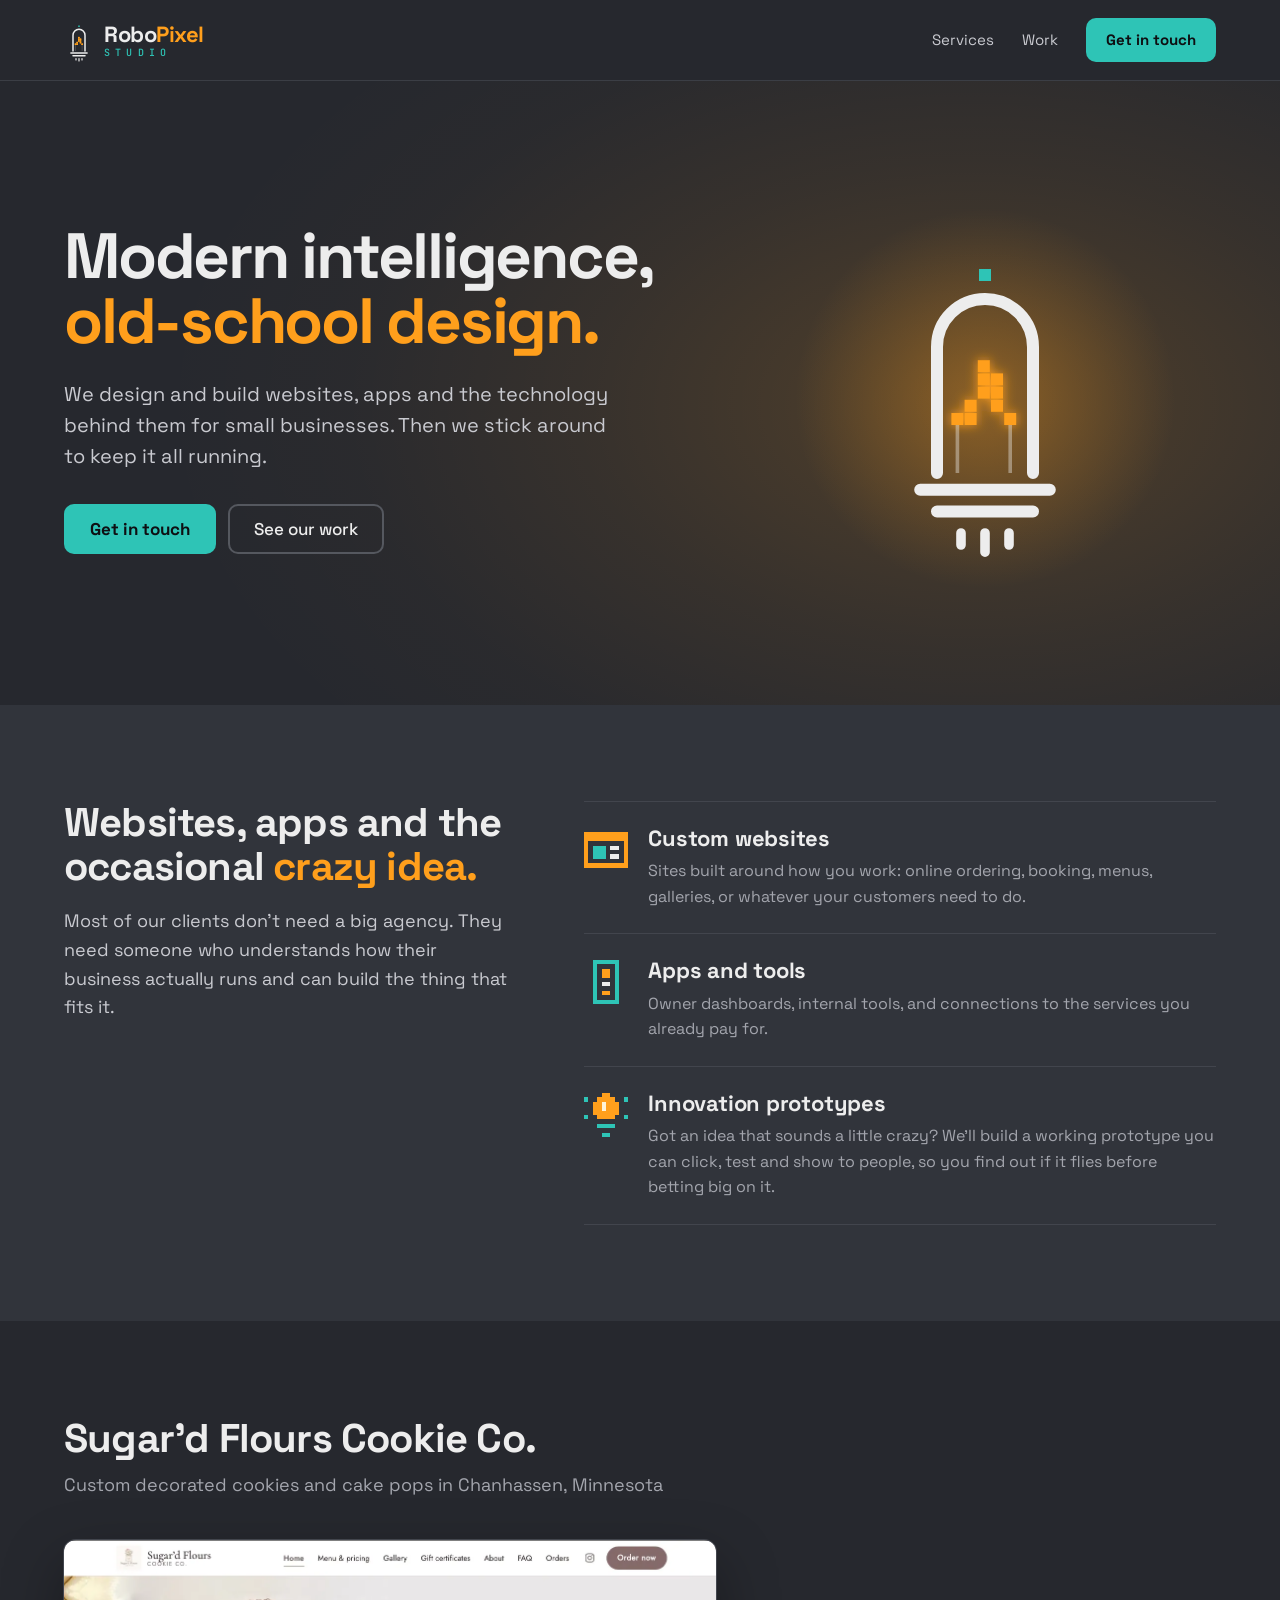
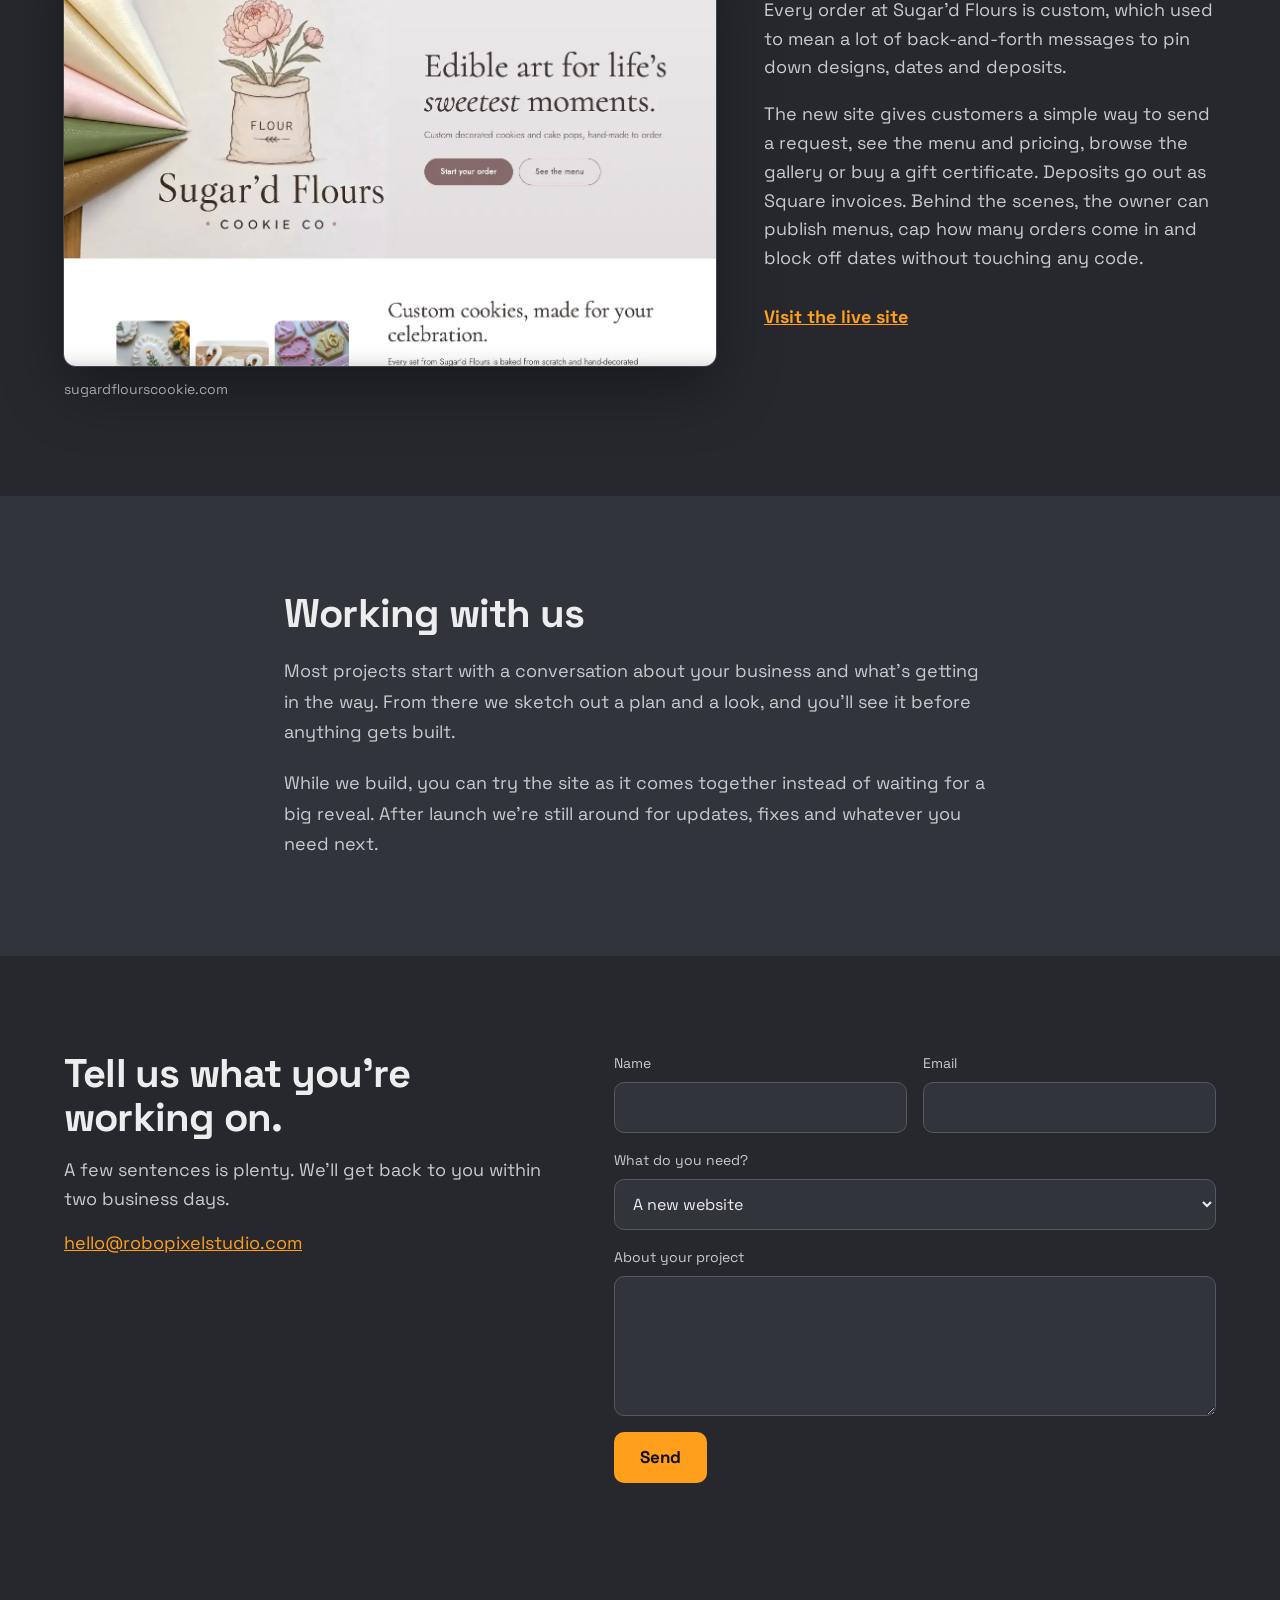
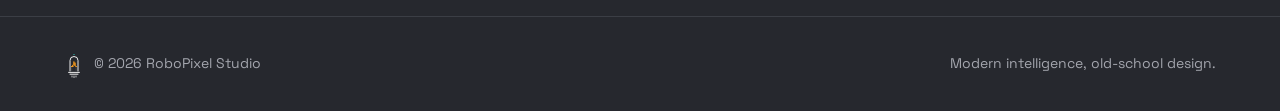
<file: index.html>
<!doctype html>
<html lang="en">
<head>
  <meta charset="utf-8">
  <meta name="viewport" content="width=device-width, initial-scale=1">
  <title>RoboPixel Studio | Websites, apps and prototypes</title>
  <meta name="description" content="RoboPixel Studio designs and builds custom websites, apps and working prototypes for small businesses. Modern intelligence, old-school design.">
  <meta name="theme-color" content="#26282E">
  <link rel="canonical" href="https://robopixelstudio.com/">
  <link rel="icon" href="favicon.svg" type="image/svg+xml">

  <meta property="og:type" content="website">
  <meta property="og:url" content="https://robopixelstudio.com/">
  <meta property="og:title" content="RoboPixel Studio">
  <meta property="og:description" content="Websites, apps and the occasional crazy idea. Modern intelligence, old-school design.">
  <meta property="og:image" content="https://robopixelstudio.com/assets/og-image.png">

  <link rel="preconnect" href="https://fonts.googleapis.com">
  <link rel="preconnect" href="https://fonts.gstatic.com" crossorigin>
  <link href="https://fonts.googleapis.com/css2?family=Space+Grotesk:wght@400;500;700&family=JetBrains+Mono:wght@500&display=swap" rel="stylesheet">
  <link rel="stylesheet" href="styles.css">
</head>
<body>
  <a class="skip-link" href="#main">Skip to content</a>

  <!-- Shared logo artwork -->
  <svg width="0" height="0" class="defs" aria-hidden="true" focusable="false">
    <defs>
      <filter id="glow" x="-50%" y="-50%" width="200%" height="200%">
        <feGaussianBlur stdDeviation="5" result="b"></feGaussianBlur>
        <feMerge><feMergeNode in="b"></feMergeNode><feMergeNode in="SourceGraphic"></feMergeNode></feMerge>
      </filter>
      <radialGradient id="halo" cx="0.5" cy="0.5" r="0.5">
        <stop offset="0" stop-color="#FF9F1C" stop-opacity="0.35"></stop>
        <stop offset="1" stop-color="#FF9F1C" stop-opacity="0"></stop>
      </radialGradient>
      <symbol id="tube" viewBox="0 0 200 300">
        <path d="M60 220 V115 A40 40 0 0 1 140 115 V220" fill="none" stroke="currentColor" stroke-width="10" stroke-linecap="round"></path>
        <path d="M46 234 H154 M60 252 H140" fill="none" stroke="currentColor" stroke-width="10" stroke-linecap="round"></path>
        <path d="M80 270 V280 M100 270 V286 M120 270 V280" fill="none" stroke="currentColor" stroke-width="8" stroke-linecap="round"></path>
        <rect x="95" y="50" width="10" height="10" fill="#2EC4B6"></rect>
        <g fill="#FF9F1C" filter="url(#glow)">
          <rect x="72" y="170" width="10" height="10"></rect><rect x="83" y="170" width="10" height="10"></rect>
          <rect x="83" y="159" width="10" height="10"></rect><rect x="94" y="148" width="10" height="10"></rect>
          <rect x="94" y="137" width="10" height="10"></rect><rect x="94" y="126" width="10" height="10"></rect>
          <rect x="105" y="137" width="10" height="10"></rect><rect x="105" y="148" width="10" height="10"></rect>
          <rect x="105" y="159" width="10" height="10"></rect><rect x="116" y="170" width="10" height="10"></rect>
        </g>
        <path d="M77 180 V220 M121 180 V220" stroke="currentColor" stroke-opacity="0.4" stroke-width="3"></path>
      </symbol>
    </defs>
  </svg>

  <header class="site-header">
    <nav class="nav wrap" aria-label="Main">
      <a class="brand" href="#top" aria-label="RoboPixel Studio, home">
        <svg class="brand-mark" width="30" height="45" aria-hidden="true"><use href="#tube"></use></svg>
        <span class="brand-text">
          <span class="brand-name">Robo<span class="amber">Pixel</span></span>
          <span class="brand-sub">STUDIO</span>
        </span>
      </a>
      <button class="menu-toggle" type="button" aria-expanded="false" aria-controls="nav-links" aria-label="Open menu">
        <svg width="22" height="22" viewBox="0 0 24 24" fill="none" stroke="currentColor" stroke-width="2" stroke-linecap="round" aria-hidden="true"><path d="M4 7h16M4 12h16M4 17h16"></path></svg>
      </button>
      <div class="nav-links" id="nav-links">
        <a href="#services">Services</a>
        <a href="#work">Work</a>
        <a class="btn btn-teal btn-small" href="#contact">Get in touch</a>
      </div>
    </nav>
  </header>

  <main id="main">
    <section id="top" class="hero">
      <div class="hero-light" aria-hidden="true"><div class="hero-light-inner"></div></div>
      <div class="hero-inner wrap">
        <div class="hero-copy">
          <h1>Modern intelligence, <span class="amber"><span class="nowrap">old-school</span> design.</span></h1>
          <p class="lede">We design and build websites, apps and the technology behind them for small businesses. Then we stick around to keep it all running.</p>
          <div class="hero-actions">
            <a class="btn btn-teal" href="#contact">Get in touch</a>
            <a class="btn btn-outline" href="#work">See our work</a>
          </div>
        </div>
        <div class="hero-art">
          <svg viewBox="0 0 400 440" role="img" aria-label="Glowing RoboPixel vacuum tube">
            <circle class="halo" cx="200" cy="230" r="190" fill="url(#halo)"></circle>
            <g transform="translate(80 40) scale(1.2)">
              <path d="M60 220 V115 A40 40 0 0 1 140 115 V220" fill="none" stroke="currentColor" stroke-width="10" stroke-linecap="round"></path>
              <path d="M46 234 H154 M60 252 H140" fill="none" stroke="currentColor" stroke-width="10" stroke-linecap="round"></path>
              <path d="M80 270 V280 M100 270 V286 M120 270 V280" fill="none" stroke="currentColor" stroke-width="8" stroke-linecap="round"></path>
              <rect x="95" y="50" width="10" height="10" fill="#2EC4B6"></rect>
              <g class="filament" fill="#FF9F1C" filter="url(#glow)">
                <rect class="px" style="animation-delay:0s" x="72" y="170" width="10" height="10"></rect>
                <rect class="px" style="animation-delay:.1s" x="83" y="170" width="10" height="10"></rect>
                <rect class="px" style="animation-delay:.2s" x="83" y="159" width="10" height="10"></rect>
                <rect class="px" style="animation-delay:.3s" x="94" y="148" width="10" height="10"></rect>
                <rect class="px" style="animation-delay:.4s" x="94" y="137" width="10" height="10"></rect>
                <rect class="px" style="animation-delay:.5s" x="94" y="126" width="10" height="10"></rect>
                <rect class="px" style="animation-delay:.6s" x="105" y="137" width="10" height="10"></rect>
                <rect class="px" style="animation-delay:.7s" x="105" y="148" width="10" height="10"></rect>
                <rect class="px" style="animation-delay:.8s" x="105" y="159" width="10" height="10"></rect>
                <rect class="px" style="animation-delay:.9s" x="116" y="170" width="10" height="10"></rect>
              </g>
              <path d="M77 180 V220 M121 180 V220" stroke="currentColor" stroke-opacity="0.4" stroke-width="3"></path>
            </g>
          </svg>
        </div>
      </div>
    </section>

    <section id="services" class="section section-alt">
      <div class="wrap services">
        <div class="services-intro">
          <h2>Websites, apps and the occasional <span class="amber">crazy idea.</span></h2>
          <p>Most of our clients don't need a big agency. They need someone who understands how their business actually runs and can build the thing that fits it.</p>
        </div>
        <ul class="service-list">
          <li class="service">
            <svg class="pixel-icon" viewBox="0 0 10 10" shape-rendering="crispEdges" aria-hidden="true"><g fill="#FF9F1C"><rect x="0" y="1" width="10" height="2"></rect><rect x="0" y="3" width="1" height="6"></rect><rect x="9" y="3" width="1" height="6"></rect><rect x="0" y="8" width="10" height="1"></rect></g><rect x="2" y="4" width="3" height="3" fill="#2EC4B6"></rect><g fill="#EDEDED"><rect x="6" y="4" width="2" height="1"></rect><rect x="6" y="6" width="2" height="1"></rect></g></svg>
            <div>
              <h3>Custom websites</h3>
              <p>Sites built around how you work: online ordering, booking, menus, galleries, or whatever your customers need to do.</p>
            </div>
          </li>
          <li class="service">
            <svg class="pixel-icon" viewBox="0 0 10 10" shape-rendering="crispEdges" aria-hidden="true"><g fill="#2EC4B6"><rect x="2" y="0" width="6" height="1"></rect><rect x="2" y="1" width="1" height="9"></rect><rect x="7" y="1" width="1" height="9"></rect><rect x="2" y="9" width="6" height="1"></rect></g><rect x="4" y="2" width="2" height="2" fill="#FF9F1C"></rect><rect x="4" y="5" width="2" height="1" fill="#EDEDED"></rect><rect x="4" y="7" width="2" height="1" fill="#FF9F1C"></rect></svg>
            <div>
              <h3>Apps and tools</h3>
              <p>Owner dashboards, internal tools, and connections to the services you already pay for.</p>
            </div>
          </li>
          <li class="service">
            <svg class="pixel-icon" viewBox="0 0 10 10" shape-rendering="crispEdges" aria-hidden="true"><g fill="#FF9F1C"><rect x="4" y="0" width="2" height="1"></rect><rect x="3" y="1" width="4" height="1"></rect><rect x="2" y="2" width="6" height="3"></rect><rect x="3" y="5" width="4" height="1"></rect></g><rect x="4" y="2" width="1" height="2" fill="#FFF3D6"></rect><g fill="#2EC4B6"><rect x="3" y="7" width="4" height="1"></rect><rect x="4" y="9" width="2" height="1"></rect><rect x="0" y="1" width="1" height="1"></rect><rect x="9" y="1" width="1" height="1"></rect><rect x="0" y="5" width="1" height="1"></rect><rect x="9" y="5" width="1" height="1"></rect></g></svg>
            <div>
              <h3>Innovation prototypes</h3>
              <p>Got an idea that sounds a little crazy? We'll build a working prototype you can click, test and show to people, so you find out if it flies before betting big on it.</p>
            </div>
          </li>
        </ul>
      </div>
    </section>

    <section id="work" class="section">
      <div class="wrap">
        <div class="work-head">
          <h2>Sugar'd Flours Cookie Co.</h2>
          <p class="muted">Custom decorated cookies and cake pops in Chanhassen, Minnesota</p>
        </div>
        <div class="work">
          <figure class="work-shot">
            <a href="https://www.sugardflourscookie.com" rel="noopener">
              <picture>
                <source srcset="assets/sugardflours-home.webp" type="image/webp">
                <img src="assets/sugardflours-home.jpg" width="1317" height="861" loading="lazy" alt="The Sugar'd Flours Cookie Co. home page: a peony-in-a-flour-sack logo beside the headline 'Edible art for life's sweetest moments.' with Start your order and See the menu buttons">
              </picture>
            </a>
            <figcaption>sugardflourscookie.com</figcaption>
          </figure>
          <div class="work-copy">
            <p>Every order at Sugar'd Flours is custom, which used to mean a lot of back-and-forth messages to pin down designs, dates and deposits.</p>
            <p>The new site gives customers a simple way to send a request, see the menu and pricing, browse the gallery or buy a gift certificate. Deposits go out as Square invoices. Behind the scenes, the owner can publish menus, cap how many orders come in and block off dates without touching any code.</p>
            <a class="text-link" href="https://www.sugardflourscookie.com" rel="noopener">Visit the live site</a>
          </div>
        </div>
      </div>
    </section>

    <section id="process" class="section section-alt">
      <div class="wrap narrow">
        <h2>Working with us</h2>
        <p>Most projects start with a conversation about your business and what's getting in the way. From there we sketch out a plan and a look, and you'll see it before anything gets built.</p>
        <p>While we build, you can try the site as it comes together instead of waiting for a big reveal. After launch we're still around for updates, fixes and whatever you need next.</p>
      </div>
    </section>

    <section id="contact" class="section">
      <div class="wrap contact">
        <div class="contact-intro">
          <h2>Tell us what you're working on.</h2>
          <p>A few sentences is plenty. We'll get back to you within two business days.</p>
          <p><a href="mailto:hello@robopixelstudio.com">hello@robopixelstudio.com</a></p>
        </div>
        <!-- Form submissions are handled by Formspree. Replace YOUR_FORM_ID (see README). -->
        <form class="contact-form" action="https://formspree.io/f/xkjjpyag" method="POST">
          <div class="field-row">
            <label>Name
              <input type="text" name="name" autocomplete="name" required>
            </label>
            <label>Email
              <input type="email" name="email" autocomplete="email" required>
            </label>
          </div>
          <label>What do you need?
            <select name="need">
              <option>A new website</option>
              <option>An app or tool</option>
              <option>A prototype</option>
              <option>Not sure yet</option>
            </select>
          </label>
          <label>About your project
            <textarea name="message" rows="5" required></textarea>
          </label>
          <input type="text" name="_gotcha" class="hp" tabindex="-1" autocomplete="off" aria-hidden="true">
          <input type="hidden" name="_subject" value="New project inquiry from robopixelstudio.com">
          <div><button class="btn btn-amber" type="submit">Send</button></div>
          <p class="form-status" role="status" aria-live="polite"></p>
        </form>
      </div>
    </section>
  </main>

  <footer class="site-footer">
    <div class="wrap footer-inner">
      <div class="footer-brand">
        <svg width="20" height="30" aria-hidden="true"><use href="#tube"></use></svg>
        <span>© <span id="year">2026</span> RoboPixel Studio</span>
      </div>
      <span>Modern intelligence, old-school design.</span>
    </div>
  </footer>

  <script src="main.js" defer></script>
</body>
</html>
</file>
<file: styles.css>
/* RoboPixel Studio */

:root {
  --bg: #26282E;
  --bg-alt: #31343B;
  --line: #42454D;
  --line-soft: #3B3E45;
  --line-strong: #55585F;
  --text: #EDEDED;
  --text-2: #C9CAD0;
  --muted: #A3A5AD;
  --amber: #FF9F1C;
  --amber-hover: #FFC266;
  --teal: #2EC4B6;
  --ink: #0E0F12;
  --radius: 10px;
  --wrap: 1200px;
  --font: "Space Grotesk", system-ui, -apple-system, "Segoe UI", sans-serif;
  --mono: "JetBrains Mono", ui-monospace, monospace;
}

*, *::before, *::after { box-sizing: border-box; }

html { scroll-behavior: smooth; }
@media (prefers-reduced-motion: reduce) { html { scroll-behavior: auto; } }

body {
  margin: 0;
  background: var(--bg);
  color: var(--text);
  font-family: var(--font);
  font-size: 18px;
  line-height: 1.6;
  -webkit-font-smoothing: antialiased;
}

img, svg { display: block; }
img { max-width: 100%; height: auto; }

a { color: var(--amber); }
a:hover { color: var(--amber-hover); }

h1, h2, h3 { margin: 0; line-height: 1.1; letter-spacing: -0.02em; }
h2 { font-size: clamp(1.9rem, 3.5vw, 2.5rem); }
h3 { font-size: 1.375rem; letter-spacing: -0.01em; }
p { margin: 0; }

.amber { color: var(--amber); }
.muted { color: var(--muted); }

.defs { position: absolute; width: 0; height: 0; overflow: hidden; }

.wrap { max-width: var(--wrap); margin: 0 auto; padding: 0 24px; }
.narrow { max-width: 760px; }

.skip-link {
  position: absolute; left: 16px; top: 12px; z-index: 100; transform: translateY(-200%);
  background: var(--teal); color: var(--ink); padding: 10px 16px; border-radius: 8px;
  font-weight: 700; text-decoration: none;
}
.skip-link:focus { transform: none; }
.nowrap { white-space: nowrap; }

:focus-visible { outline: 2px solid var(--teal); outline-offset: 3px; }

/* Buttons */
.btn {
  display: inline-flex; align-items: center; justify-content: center;
  min-height: 48px; padding: 13px 24px; border-radius: var(--radius);
  font: 700 17px/1.2 var(--font); text-decoration: none; cursor: pointer;
  border: 2px solid transparent; transition: background-color .15s, border-color .15s, color .15s;
}
.btn-small { min-height: 44px; padding: 10px 18px; font-size: 15px; }
.btn-teal { background: var(--teal); color: var(--ink); }
.btn-teal:hover { background: #5FD4C9; color: var(--ink); }
.btn-amber { background: var(--amber); color: var(--ink); }
.btn-amber:hover { background: var(--amber-hover); color: var(--ink); }
.btn-outline { color: var(--text); border-color: var(--line-strong); font-weight: 500; }
.btn-outline:hover { color: var(--text); border-color: var(--text-2); }

/* Header */
.site-header { border-bottom: 1px solid var(--line-soft); position: relative; z-index: 10; }
.nav { display: flex; align-items: center; justify-content: space-between; gap: 16px; padding-top: 16px; padding-bottom: 16px; }
.brand { display: flex; align-items: center; gap: 10px; color: var(--text); text-decoration: none; }
.brand:hover { color: var(--text); }
.brand-text { display: flex; flex-direction: column; gap: 3px; }
.brand-name { font-weight: 700; font-size: 22px; letter-spacing: -0.02em; line-height: 1; }
.brand-sub { font-family: var(--mono); font-weight: 500; font-size: 10px; letter-spacing: 0.52em; line-height: 1; color: var(--teal); }

.nav-links { display: flex; align-items: center; gap: 28px; font-size: 15px; }
.nav-links a:not(.btn) { color: var(--text-2); text-decoration: none; padding: 12px 0; }
.nav-links a:not(.btn):hover { color: var(--text); }

.menu-toggle {
  display: none; width: 44px; height: 44px; padding: 0; margin-left: auto;
  background: transparent; border: 0; color: var(--text); cursor: pointer;
  align-items: center; justify-content: center; border-radius: 8px;
}

@media (max-width: 640px) {
  .menu-toggle { display: inline-flex; }
  .brand-mark { width: 26px; height: 39px; }
  .brand-name { font-size: 20px; }
  .brand-sub { font-size: 9px; letter-spacing: 0.5em; }
  .nav-links {
    display: none; position: absolute; left: 0; right: 0; top: 100%;
    flex-direction: column; align-items: stretch; gap: 0;
    background: var(--bg-alt); border-bottom: 1px solid var(--line);
    padding: 8px 16px 16px; font-size: 17px;
  }
  .nav-links.open { display: flex; }
  .nav-links a:not(.btn) { padding: 14px 0; border-bottom: 1px solid var(--line); }
  .nav-links .btn { margin-top: 14px; }
  .wrap { padding: 0 16px; }
}

/* Hero */
.hero { position: relative; overflow: hidden; }
.hero-light, .hero-light-inner { position: absolute; inset: 0; pointer-events: none; }
.hero-light-inner {
  background: radial-gradient(ellipse 75% 95% at 76% 52%,
    rgba(255, 159, 28, 0.20) 0%, rgba(255, 159, 28, 0.08) 40%,
    rgba(255, 159, 28, 0.02) 65%, rgba(255, 159, 28, 0) 85%);
}
.hero-inner {
  position: relative; display: flex; flex-wrap: wrap; align-items: center; gap: 48px;
  padding-top: 88px; padding-bottom: 96px;
}
.hero-copy { flex: 1 1 520px; min-width: 0; display: flex; flex-direction: column; gap: 24px; }
.hero h1 { font-size: clamp(2.6rem, 5vw, 4.25rem); letter-spacing: -0.035em; line-height: 1.02; }
.lede { font-size: 20px; line-height: 1.55; color: var(--text-2); max-width: 560px; }
.hero-actions { display: flex; flex-wrap: wrap; gap: 12px; margin-top: 8px; }
.hero-art { flex: 1 1 340px; min-width: 0; display: flex; justify-content: center; color: var(--text); }
.hero-art svg { width: 100%; max-width: 400px; height: auto; }

@media (max-width: 640px) {
  .hero-inner { padding-top: 56px; padding-bottom: 48px; gap: 28px; }
  .hero h1 { font-size: 42px; }
  .lede { font-size: 18px; }
  .hero-actions { flex-direction: column; }
  .hero-actions .btn { width: 100%; }
  .hero-art svg { max-width: 270px; }
  .hero-light-inner {
    background: radial-gradient(ellipse 120% 60% at 50% 74%,
      rgba(255, 159, 28, 0.22) 0%, rgba(255, 159, 28, 0.08) 40%,
      rgba(255, 159, 28, 0.02) 65%, rgba(255, 159, 28, 0) 85%);
  }
}

/* Hero animation */
@keyframes halo { 0%, 100% { opacity: .55; transform: scale(.94); } 50% { opacity: 1; transform: scale(1.04); } }
@keyframes flicker { 0%, 100% { opacity: 1; } 6% { opacity: .35; } 8% { opacity: 1; } 10% { opacity: .5; } 12% { opacity: 1; } 55% { opacity: .85; } 57% { opacity: .25; } 58% { opacity: 1; } 80% { opacity: .9; } }
@keyframes pixel { 0%, 100% { opacity: .55; } 50% { opacity: 1; } }
@keyframes room { 0%, 100% { opacity: .7; } 50% { opacity: 1; } }
@keyframes room-flicker { 0%, 100% { opacity: 1; } 6% { opacity: .6; } 8% { opacity: 1; } 10% { opacity: .7; } 12% { opacity: 1; } 57% { opacity: .55; } 58% { opacity: 1; } }

.halo { transform-box: fill-box; transform-origin: center; animation: halo 3.2s ease-in-out infinite; }
.filament { animation: flicker 4.5s linear infinite; }
.px { animation: pixel 1.6s ease-in-out infinite; }
.hero-light { animation: room-flicker 4.5s linear infinite; }
.hero-light-inner { animation: room 3.2s ease-in-out infinite; }

@media (prefers-reduced-motion: reduce) {
  .halo, .filament, .px, .hero-light, .hero-light-inner { animation: none; }
}

/* Sections */
.section { padding: 96px 0; }
.section-alt { background: var(--bg-alt); }
@media (max-width: 640px) {
  .section { padding: 56px 0; }
  body { font-size: 17px; }
}

/* Services */
.services { display: flex; flex-wrap: wrap; gap: 48px 72px; }
.services-intro { flex: 1 1 340px; min-width: 0; display: flex; flex-direction: column; gap: 18px; }
.services-intro p { color: var(--text-2); }
.service-list { flex: 1.4 1 480px; min-width: 0; list-style: none; margin: 0; padding: 0; }
.service { display: flex; align-items: flex-start; gap: 20px; padding: 24px 0; border-top: 1px solid var(--line); }
.service:last-child { border-bottom: 1px solid var(--line); }
.service > div { display: flex; flex-direction: column; gap: 8px; min-width: 0; }
.service p { font-size: 16px; color: var(--muted); }
.pixel-icon { flex: none; width: 44px; height: 44px; margin-top: 2px; }
@media (max-width: 640px) {
  .services { gap: 32px; }
  .service { gap: 16px; padding: 20px 0; }
  .pixel-icon { width: 36px; height: 36px; }
  .service h3 { font-size: 20px; }
}

/* Work */
.work-head { display: flex; flex-direction: column; gap: 10px; margin-bottom: 40px; }
.work { display: flex; flex-wrap: wrap; align-items: center; gap: 48px; }
.work-shot { flex: 1 1 560px; min-width: 0; margin: 0; display: flex; flex-direction: column; gap: 12px; }
.work-shot a { display: block; border-radius: 12px; overflow: hidden; box-shadow: 0 0 0 1px var(--line), 0 24px 60px rgba(0, 0, 0, .35); }
.work-shot figcaption { font-size: 14px; color: var(--muted); }
.work-copy { flex: 1 1 360px; min-width: 0; display: flex; flex-direction: column; gap: 18px; color: var(--text-2); }
.text-link { font-weight: 700; padding: 12px 0; align-self: flex-start; }
@media (max-width: 640px) {
  .work-head { margin-bottom: 28px; }
  .work { gap: 28px; }
}

/* Process */
#process .narrow { display: flex; flex-direction: column; gap: 20px; }
#process p { color: var(--text-2); line-height: 1.7; }

/* Contact */
.contact { display: flex; flex-wrap: wrap; gap: 48px; }
.contact-intro { flex: 1 1 380px; min-width: 0; display: flex; flex-direction: column; gap: 16px; }
.contact-intro p { color: var(--text-2); }
.contact-form { flex: 1 1 480px; min-width: 0; display: flex; flex-direction: column; gap: 16px; }
.field-row { display: flex; flex-wrap: wrap; gap: 16px; }
.field-row label { flex: 1 1 200px; }
.contact-form label { display: flex; flex-direction: column; gap: 8px; font-size: 14px; color: var(--text-2); }
.contact-form input, .contact-form select, .contact-form textarea {
  font: 400 16px/1.4 var(--font); color: var(--text);
  background: var(--bg-alt); border: 1px solid var(--line-strong); border-radius: var(--radius);
  padding: 13px 14px; width: 100%;
}
.contact-form textarea { resize: vertical; }
.contact-form input:focus, .contact-form select:focus, .contact-form textarea:focus { border-color: var(--teal); outline: none; box-shadow: 0 0 0 2px rgba(46, 196, 182, .35); }
.contact-form .hp { position: absolute; left: -9999px; width: 1px; height: 1px; opacity: 0; }
.form-status { font-size: 15px; min-height: 1.4em; }
.form-status.ok { color: var(--teal); }
.form-status.err { color: var(--amber); }
@media (max-width: 640px) {
  .contact { gap: 32px; }
  .contact-form .btn { width: 100%; }
}

/* Footer */
.site-footer { border-top: 1px solid var(--line-soft); padding: 32px 0; }
.footer-inner { display: flex; flex-wrap: wrap; justify-content: space-between; align-items: center; gap: 12px 16px; font-size: 14px; color: var(--muted); }
.footer-brand { display: flex; align-items: center; gap: 10px; color: var(--muted); }
.footer-brand svg { color: var(--text); }
</file>
